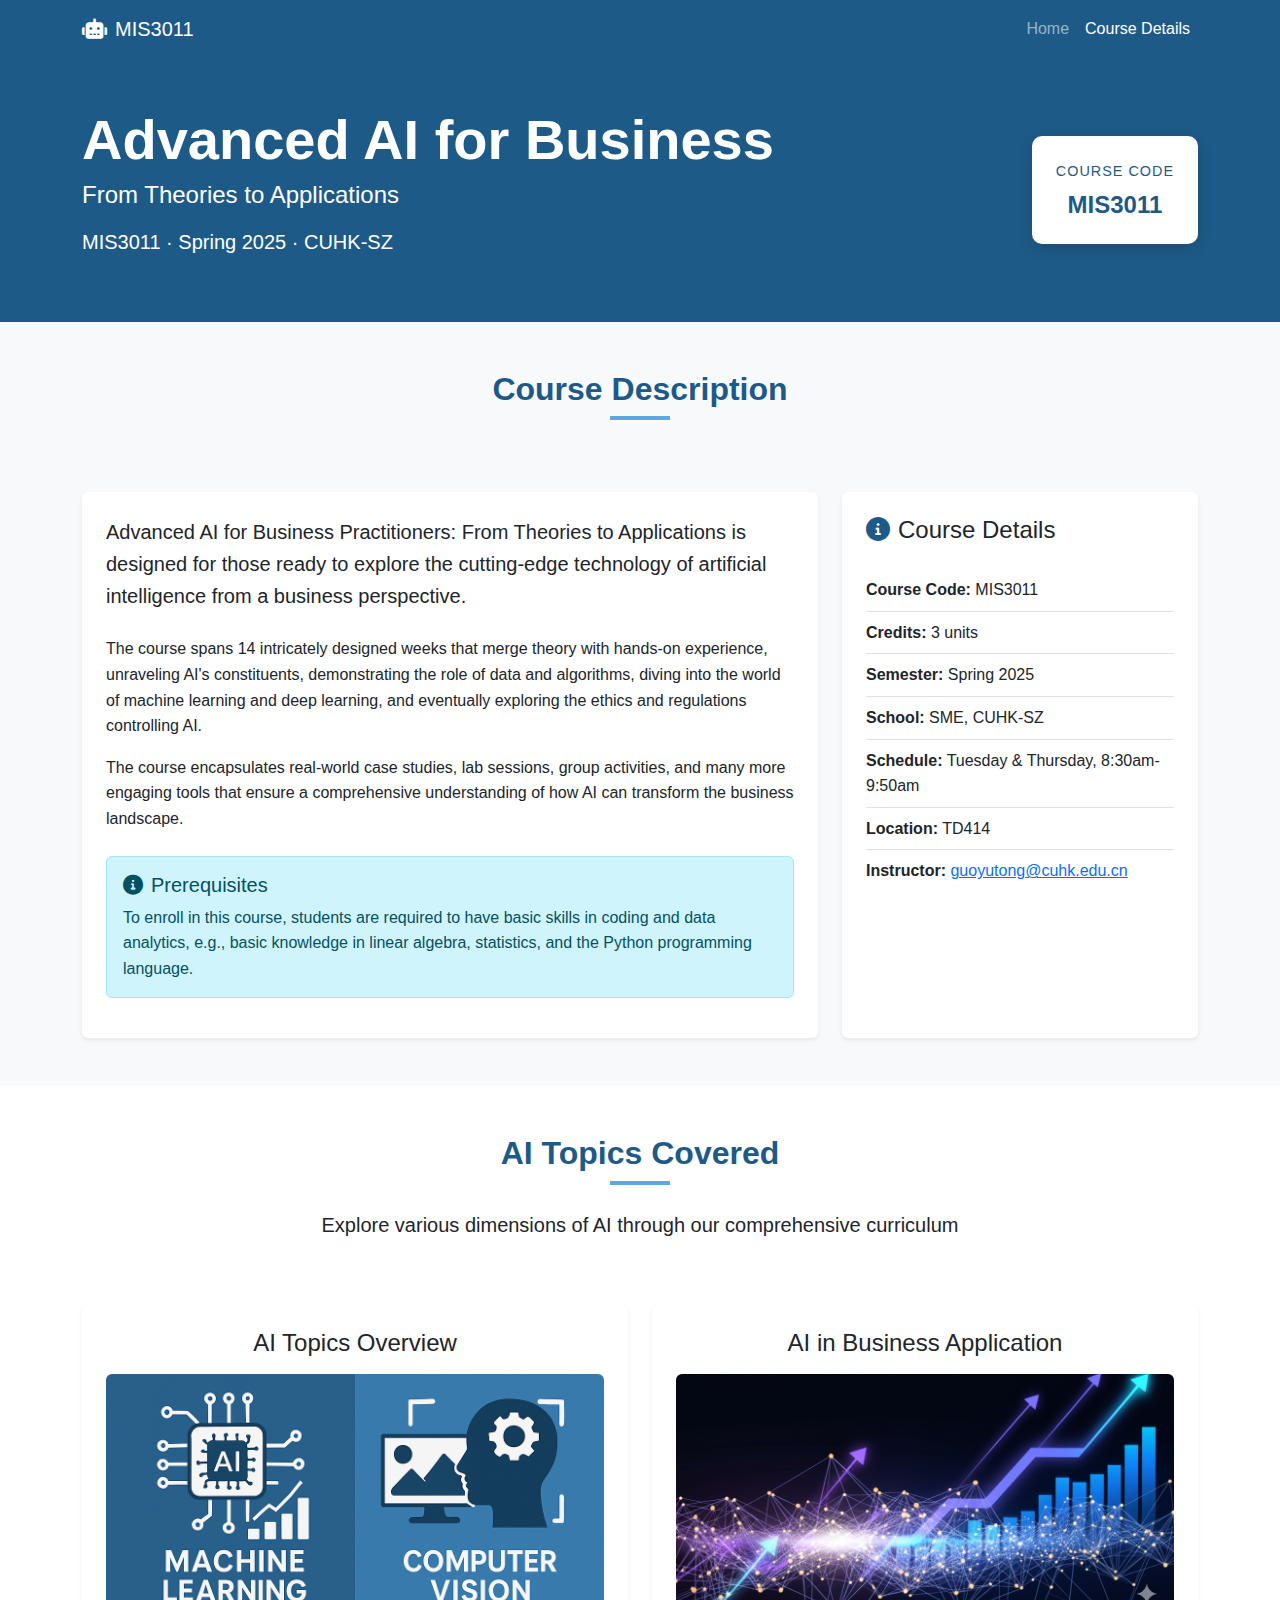
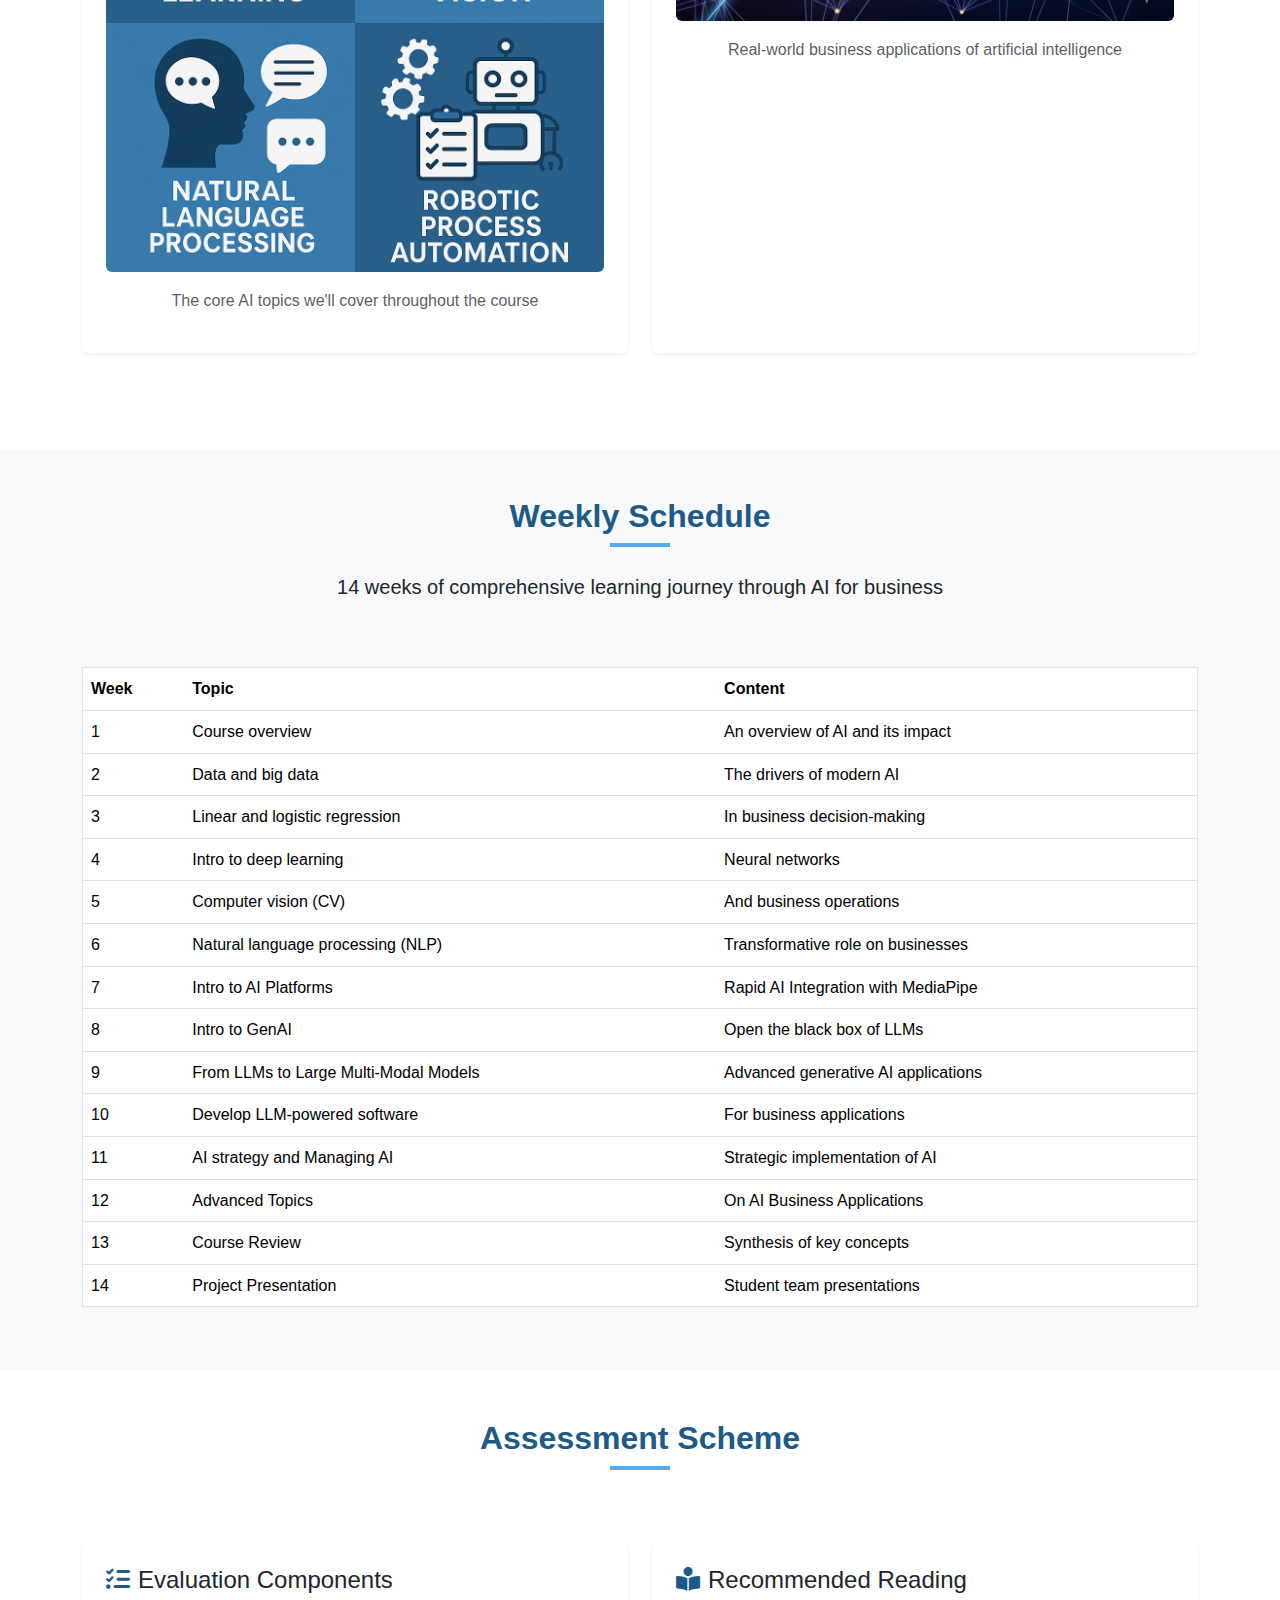
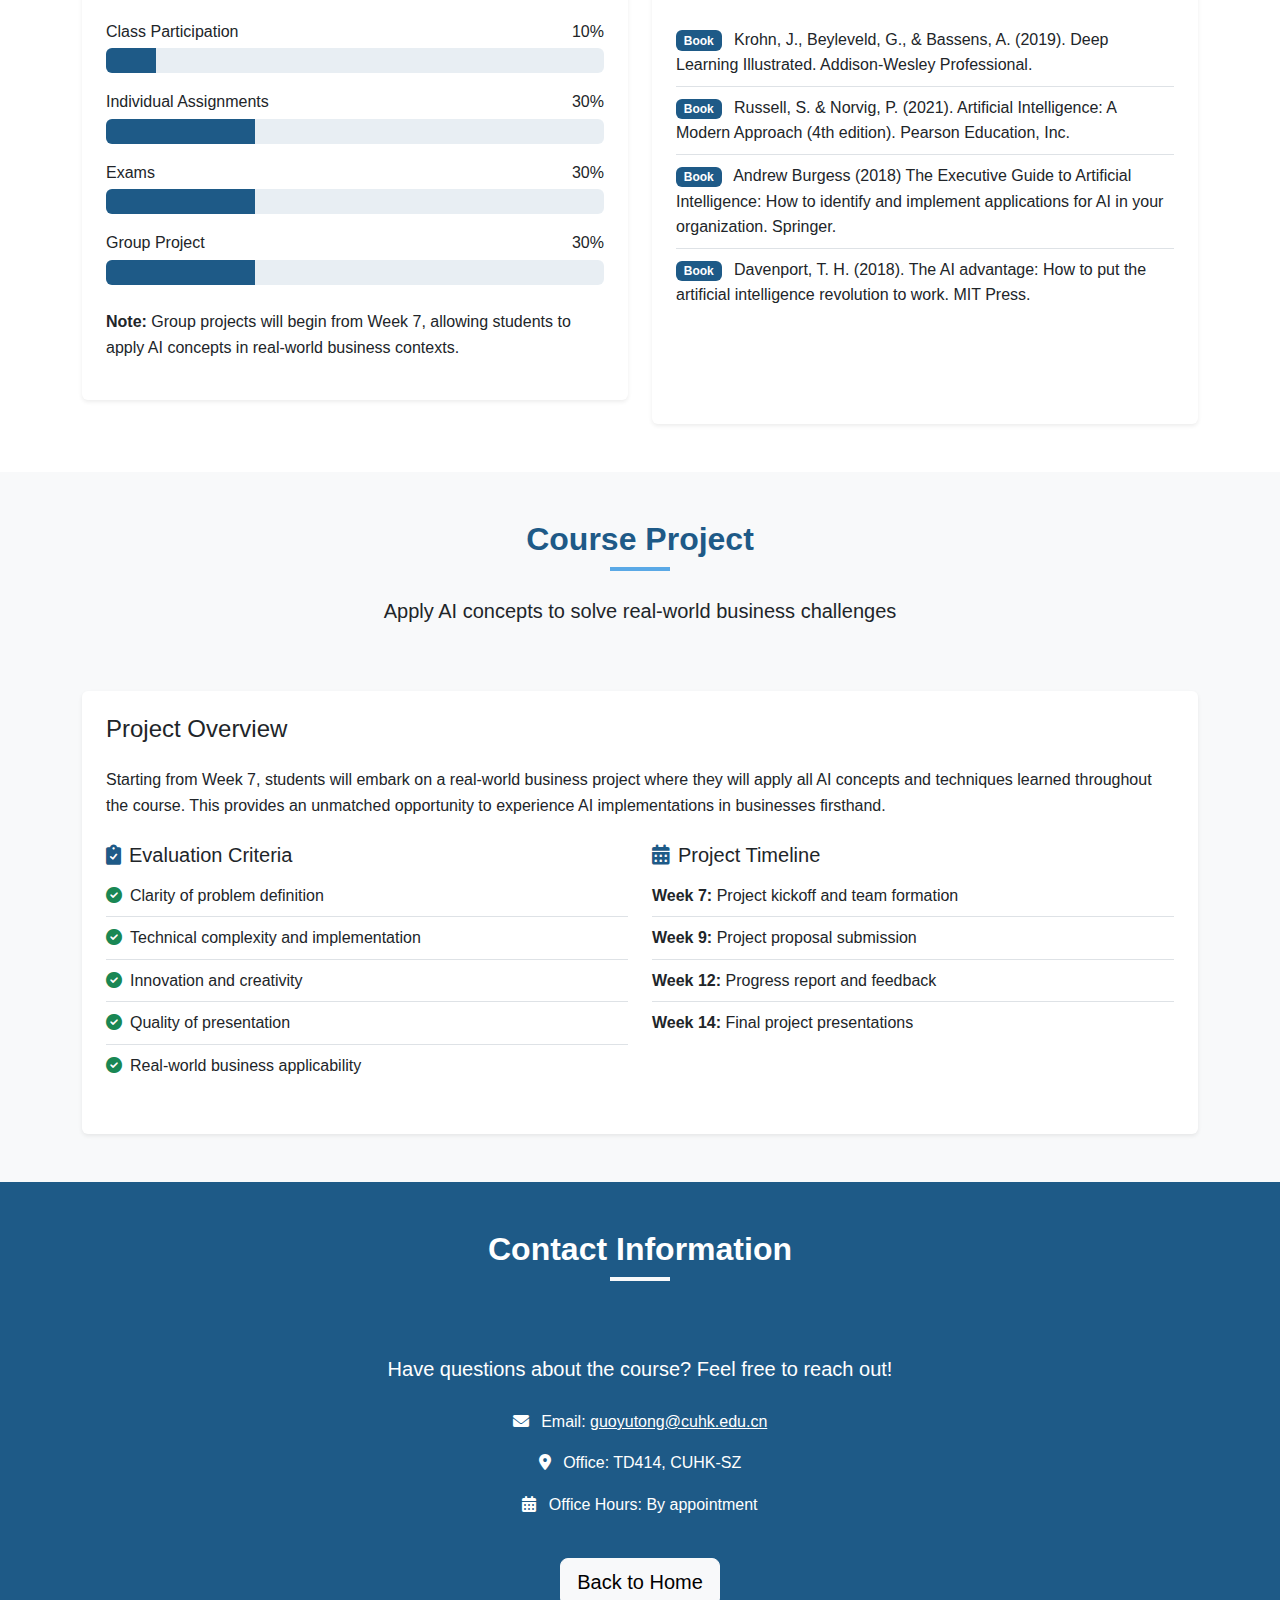
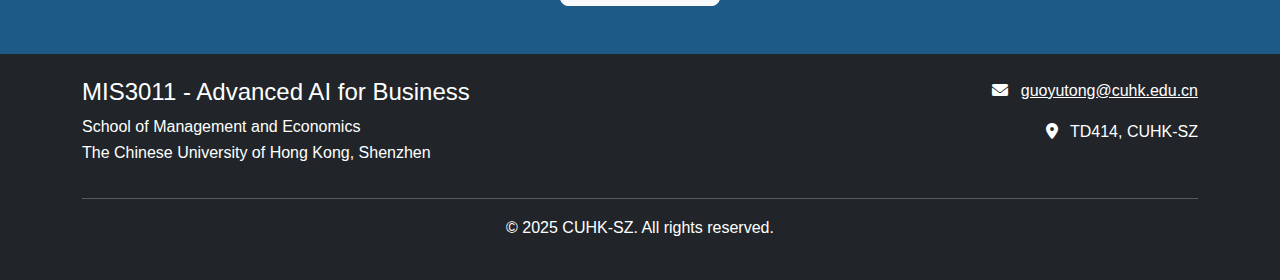
<file: content.html>
<!DOCTYPE html>
<html lang="en">
<head>
    <meta charset="UTF-8">
    <meta name="viewport" content="width=device-width, initial-scale=1.0">
    <title>Course Details - MIS3011 Advanced AI for Business</title>
    <link href="https://cdn.jsdelivr.net/npm/bootstrap@5.3.0/dist/css/bootstrap.min.css" rel="stylesheet">
    <link rel="stylesheet" href="https://cdnjs.cloudflare.com/ajax/libs/font-awesome/6.0.0/css/all.min.css">
    <link rel="stylesheet" href="styles.css">
</head>
<body>
    <!-- Navigation Bar -->
    <nav class="navbar navbar-expand-lg navbar-dark bg-primary">
        <div class="container">
            <a class="navbar-brand" href="index.html">
                <i class="fas fa-robot me-2"></i>MIS3011
            </a>
            <button class="navbar-toggler" type="button" data-bs-toggle="collapse" data-bs-target="#navbarNav" aria-controls="navbarNav" aria-expanded="false" aria-label="Toggle navigation">
                <span class="navbar-toggler-icon"></span>
            </button>
            <div class="collapse navbar-collapse" id="navbarNav">
                <ul class="navbar-nav ms-auto">
                    <li class="nav-item">
                        <a class="nav-link" href="index.html">Home</a>
                    </li>
                    <li class="nav-item">
                        <a class="nav-link active" href="content.html">Course Details</a>
                    </li>
                </ul>
            </div>
        </div>
    </nav>

    <!-- Page Header -->
    <header class="page-header bg-primary text-white py-5">
        <div class="container">
            <div class="row align-items-center">
                <div class="col-lg-8">
                    <h1 class="display-4 fw-bold">Advanced AI for Business</h1>
                    <h2 class="h4 mb-3">From Theories to Applications</h2>
                    <p class="lead">MIS3011 · Spring 2025 · CUHK-SZ</p>
                </div>
                <div class="col-lg-4">
                    <div class="text-center text-lg-end">
                        <div class="course-code-badge">
                            <span>Course Code</span>
                            <h3>MIS3011</h3>
                        </div>
                    </div>
                </div>
            </div>
        </div>
    </header>

    <!-- Course Description -->
    <section class="py-5 bg-light">
        <div class="container">
            <div class="row">
                <div class="col-md-8 mx-auto text-center mb-5">
                    <h2 class="section-title">Course Description</h2>
                    <div class="divider mb-4"></div>
                </div>
            </div>
            <div class="row">
                <div class="col-lg-8 mb-4 mb-lg-0">
                    <div class="card border-0 shadow-sm h-100">
                        <div class="card-body p-4">
                            <p class="lead mb-4">
                                Advanced AI for Business Practitioners: From Theories to Applications is designed for those ready to explore the cutting-edge technology of artificial intelligence from a business perspective.
                            </p>
                            <p>
                                The course spans 14 intricately designed weeks that merge theory with hands-on experience, unraveling AI's constituents, demonstrating the role of data and algorithms, diving into the world of machine learning and deep learning, and eventually exploring the ethics and regulations controlling AI. 
                            </p>
                            <p>
                                The course encapsulates real-world case studies, lab sessions, group activities, and many more engaging tools that ensure a comprehensive understanding of how AI can transform the business landscape.
                            </p>
                            <div class="alert alert-info mt-4">
                                <h5><i class="fas fa-info-circle me-2"></i>Prerequisites</h5>
                                <p class="mb-0">
                                    To enroll in this course, students are required to have basic skills in coding and data analytics, e.g., basic knowledge in linear algebra, statistics, and the Python programming language.
                                </p>
                            </div>
                        </div>
                    </div>
                </div>
                <div class="col-lg-4">
                    <div class="card border-0 shadow-sm h-100">
                        <div class="card-body p-4">
                            <h3 class="h4 mb-4"><i class="fas fa-info-circle text-primary me-2"></i>Course Details</h3>
                            <ul class="list-group list-group-flush">
                                <li class="list-group-item bg-transparent px-0">
                                    <strong>Course Code:</strong> MIS3011
                                </li>
                                <li class="list-group-item bg-transparent px-0">
                                    <strong>Credits:</strong> 3 units
                                </li>
                                <li class="list-group-item bg-transparent px-0">
                                    <strong>Semester:</strong> Spring 2025
                                </li>
                                <li class="list-group-item bg-transparent px-0">
                                    <strong>School:</strong> SME, CUHK-SZ
                                </li>
                                <li class="list-group-item bg-transparent px-0">
                                    <strong>Schedule:</strong> Tuesday & Thursday, 8:30am-9:50am
                                </li>
                                <li class="list-group-item bg-transparent px-0">
                                    <strong>Location:</strong> TD414
                                </li>
                                <li class="list-group-item bg-transparent px-0">
                                    <strong>Instructor:</strong> <a href="mailto:guoyutong@cuhk.edu.cn">guoyutong@cuhk.edu.cn</a>
                                </li>
                            </ul>
                        </div>
                    </div>
                </div>
            </div>
        </div>
    </section>

    <!-- AI Topics Images -->
    <section class="py-5 bg-white">
        <div class="container">
            <div class="row">
                <div class="col-md-8 mx-auto text-center mb-5">
                    <h2 class="section-title">AI Topics Covered</h2>
                    <div class="divider mb-4"></div>
                    <p class="lead">Explore various dimensions of AI through our comprehensive curriculum</p>
                </div>
            </div>
            <div class="row mb-5">
                <div class="col-md-6 mb-4 mb-md-0">
                    <div class="card border-0 shadow-sm h-100">
                        <div class="card-body text-center p-4">
                            <h3 class="h4 mb-3">AI Topics Overview</h3>
                            <img src="pic2.png" alt="AI Topics Diagram" class="img-fluid rounded mb-3">
                            <p class="text-muted">The core AI topics we'll cover throughout the course</p>
                        </div>
                    </div>
                </div>
                <div class="col-md-6">
                    <div class="card border-0 shadow-sm h-100">
                        <div class="card-body text-center p-4">
                            <h3 class="h4 mb-3">AI in Business Application</h3>
                            <img src="pic1.jpeg" alt="AI Business Applications" class="img-fluid rounded mb-3">
                            <p class="text-muted">Real-world business applications of artificial intelligence</p>
                        </div>
                    </div>
                </div>
            </div>
            
            <div class="row d-none">
                <div class="col-12 text-center">
                    <div class="ai-topics-grid mb-4">
                        <!-- Original SVG diagram (still keeping as fallback) -->
                        <svg class="img-fluid d-none" viewBox="0 0 1024 512" xmlns="http://www.w3.org/2000/svg">
                            <!-- Machine Learning Quadrant -->
                            <rect x="0" y="0" width="512" height="256" fill="#1e5a87"/>
                            <text x="256" y="220" text-anchor="middle" font-size="36" fill="white" font-weight="bold">MACHINE LEARNING</text>
                            <g transform="translate(256, 120)">
                                <rect x="-80" y="-80" width="160" height="160" rx="20" fill="white"/>
                                <text x="0" y="20" text-anchor="middle" font-size="80" fill="#1e5a87" font-weight="bold">AI</text>
                                <path d="M-90,-90 L-120,-120 M-60,-90 L-60,-120 M-30,-90 L-30,-120 M0,-90 L0,-120 M30,-90 L30,-120 M60,-90 L60,-120 M90,-90 L90,-120 M120,-90 L90,-120" stroke="white" stroke-width="3"/>
                                <path d="M-90,90 L-120,120 M-60,90 L-60,120 M-30,90 L-30,120 M0,90 L0,120 M30,90 L30,120 M60,90 L60,120 M90,90 L90,120 M120,90 L90,120" stroke="white" stroke-width="3"/>
                                <path d="M-90,-60 L-120,-60 M-90,-30 L-120,-30 M-90,0 L-120,0 M-90,30 L-120,30 M-90,60 L-120,60" stroke="white" stroke-width="3"/>
                                <path d="M90,-60 L120,-60 M90,-30 L120,-30 M90,0 L120,0 M90,30 L120,30 M90,60 L120,60" stroke="white" stroke-width="3"/>
                                <path d="M130,150 L180,180 L230,150" stroke="white" stroke-width="3" fill="none"/>
                                <rect x="130" y="150" width="100" height="50" rx="5" fill="white"/>
                                <rect x="140" y="160" width="20" height="30" fill="#1e5a87"/>
                                <rect x="170" y="160" width="20" height="30" fill="#1e5a87"/>
                                <rect x="200" y="160" width="20" height="30" fill="#1e5a87"/>
                            </g>

                            <!-- Computer Vision Quadrant -->
                            <rect x="512" y="0" width="512" height="256" fill="#1e5a87"/>
                            <text x="768" y="220" text-anchor="middle" font-size="36" fill="white" font-weight="bold">COMPUTER VISION</text>
                            <g transform="translate(768, 120)">
                                <rect x="-120" y="-70" width="240" height="140" rx="10" fill="white"/>
                                <rect x="-100" y="-50" width="200" height="100" fill="#1e5a87"/>
                                <circle cx="-50" cy="-10" r="20" fill="white"/>
                                <path d="M0,-30 L40,30" stroke="white" stroke-width="3"/>
                                <path d="M-80,50 L-70,30 L-50,40 L-30,20 L0,50" stroke="white" stroke-width="3" fill="none"/>
                                <g transform="translate(100, -60)">
                                    <circle cx="0" cy="0" r="50" fill="#1e5a87"/>
                                    <path d="M0,-35 A35,35 0 0,1 35,0 L0,0 Z" fill="white"/>
                                    <circle cx="0" cy="0" r="20" fill="#1e5a87"/>
                                    <circle cx="0" cy="0" r="15" fill="white"/>
                                </g>
                            </g>

                            <!-- Natural Language Processing Quadrant -->
                            <rect x="0" y="256" width="512" height="256" fill="#1e5a87"/>
                            <text x="256" y="476" text-anchor="middle" font-size="36" fill="white" font-weight="bold">NATURAL LANGUAGE</text>
                            <text x="256" y="512" text-anchor="middle" font-size="36" fill="white" font-weight="bold">PROCESSING</text>
                            <g transform="translate(256, 376)">
                                <circle cx="-80" cy="0" r="70" fill="#1e5a87"/>
                                <path d="M-80,-40 C-100,-40 -120,-20 -120,0 C-120,20 -100,40 -80,40" stroke="white" stroke-width="3" fill="none"/>
                                <circle cx="-60" cy="-15" r="5" fill="white"/>
                                <circle cx="-60" cy="15" r="5" fill="white"/>
                                <circle cx="80" cy="0" r="70" fill="white"/>
                                <path d="M40,-20 L80,-20 L80,20 L40,20" stroke="#1e5a87" stroke-width="3" fill="none"/>
                                <path d="M80,-20 L120,-20 L120,20 L80,20" stroke="#1e5a87" stroke-width="3" fill="none"/>
                            </g>

                            <!-- Robotic Process Automation Quadrant -->
                            <rect x="512" y="256" width="512" height="256" fill="#1e5a87"/>
                            <text x="768" y="476" text-anchor="middle" font-size="36" fill="white" font-weight="bold">ROBOTIC PROCESS</text>
                            <text x="768" y="512" text-anchor="middle" font-size="36" fill="white" font-weight="bold">AUTOMATION</text>
                            <g transform="translate(768, 376)">
                                <rect x="-40" y="-60" width="80" height="120" rx="10" fill="white"/>
                                <rect x="-20" y="-40" width="40" height="15" rx="7.5" fill="#1e5a87"/>
                                <rect x="-20" y="-15" width="40" height="15" rx="7.5" fill="#1e5a87"/>
                                <rect x="-20" y="10" width="40" height="15" rx="7.5" fill="#1e5a87"/>
                                <rect x="-20" y="35" width="40" height="15" rx="7.5" fill="#1e5a87"/>
                                <g transform="translate(-100, -20)">
                                    <rect x="-30" y="-30" width="60" height="60" rx="10" fill="white"/>
                                    <circle cx="0" cy="0" r="15" fill="#1e5a87"/>
                                    <circle cx="-10" cy="-10" r="5" fill="white"/>
                                    <circle cx="10" cy="-10" r="5" fill="white"/>
                                    <path d="M-10,10 L10,10" stroke="white" stroke-width="2"/>
                                    <path d="M-20,30 L-20,40 C-20,50 -10,60 0,60 C10,60 20,50 20,40 L20,30" stroke="#1e5a87" stroke-width="3" fill="none"/>
                                </g>
                                <g transform="translate(80, 0)">
                                    <circle cx="0" cy="-40" r="15" fill="white"/>
                                    <circle cx="0" cy="0" r="15" fill="white"/>
                                    <path d="M0,-25 L0,-15" stroke="white" stroke-width="3"/>
                                </g>
                            </g>
                        </svg>
                    </div>
                </div>
            </div>
        </div>
    </section>

    <!-- Weekly Schedule -->
    <section class="py-5 bg-light">
        <div class="container">
            <div class="row">
                <div class="col-md-8 mx-auto text-center mb-5">
                    <h2 class="section-title">Weekly Schedule</h2>
                    <div class="divider mb-4"></div>
                    <p class="lead">14 weeks of comprehensive learning journey through AI for business</p>
                </div>
            </div>
            <div class="table-responsive">
                <table class="table table-hover border bg-white">
                    <thead class="bg-primary text-white">
                        <tr>
                            <th scope="col">Week</th>
                            <th scope="col">Topic</th>
                            <th scope="col">Content</th>
                        </tr>
                    </thead>
                    <tbody>
                        <tr>
                            <td>1</td>
                            <td>Course overview</td>
                            <td>An overview of AI and its impact</td>
                        </tr>
                        <tr>
                            <td>2</td>
                            <td>Data and big data</td>
                            <td>The drivers of modern AI</td>
                        </tr>
                        <tr>
                            <td>3</td>
                            <td>Linear and logistic regression</td>
                            <td>In business decision-making</td>
                        </tr>
                        <tr>
                            <td>4</td>
                            <td>Intro to deep learning</td>
                            <td>Neural networks</td>
                        </tr>
                        <tr>
                            <td>5</td>
                            <td>Computer vision (CV)</td>
                            <td>And business operations</td>
                        </tr>
                        <tr>
                            <td>6</td>
                            <td>Natural language processing (NLP)</td>
                            <td>Transformative role on businesses</td>
                        </tr>
                        <tr>
                            <td>7</td>
                            <td>Intro to AI Platforms</td>
                            <td>Rapid AI Integration with MediaPipe</td>
                        </tr>
                        <tr>
                            <td>8</td>
                            <td>Intro to GenAI</td>
                            <td>Open the black box of LLMs</td>
                        </tr>
                        <tr>
                            <td>9</td>
                            <td>From LLMs to Large Multi-Modal Models</td>
                            <td>Advanced generative AI applications</td>
                        </tr>
                        <tr>
                            <td>10</td>
                            <td>Develop LLM-powered software</td>
                            <td>For business applications</td>
                        </tr>
                        <tr>
                            <td>11</td>
                            <td>AI strategy and Managing AI</td>
                            <td>Strategic implementation of AI</td>
                        </tr>
                        <tr>
                            <td>12</td>
                            <td>Advanced Topics</td>
                            <td>On AI Business Applications</td>
                        </tr>
                        <tr>
                            <td>13</td>
                            <td>Course Review</td>
                            <td>Synthesis of key concepts</td>
                        </tr>
                        <tr>
                            <td>14</td>
                            <td>Project Presentation</td>
                            <td>Student team presentations</td>
                        </tr>
                    </tbody>
                </table>
            </div>
        </div>
    </section>

    <!-- Assessment Scheme -->
    <section class="py-5 bg-white">
        <div class="container">
            <div class="row">
                <div class="col-md-8 mx-auto text-center mb-5">
                    <h2 class="section-title">Assessment Scheme</h2>
                    <div class="divider mb-4"></div>
                </div>
            </div>
            <div class="row">
                <div class="col-lg-6 mb-4">
                    <div class="card border-0 shadow-sm h-100">
                        <div class="card-body p-4">
                            <h3 class="h4 mb-4"><i class="fas fa-tasks text-primary me-2"></i>Evaluation Components</h3>
                            <div class="assessment-chart mb-4">
                                <div class="progress-item mb-3">
                                    <div class="d-flex justify-content-between mb-1">
                                        <span>Class Participation</span>
                                        <span>10%</span>
                                    </div>
                                    <div class="progress">
                                        <div class="progress-bar" role="progressbar" style="width: 10%;" aria-valuenow="10" aria-valuemin="0" aria-valuemax="100"></div>
                                    </div>
                                </div>
                                <div class="progress-item mb-3">
                                    <div class="d-flex justify-content-between mb-1">
                                        <span>Individual Assignments</span>
                                        <span>30%</span>
                                    </div>
                                    <div class="progress">
                                        <div class="progress-bar" role="progressbar" style="width: 30%;" aria-valuenow="30" aria-valuemin="0" aria-valuemax="100"></div>
                                    </div>
                                </div>
                                <div class="progress-item mb-3">
                                    <div class="d-flex justify-content-between mb-1">
                                        <span>Exams</span>
                                        <span>30%</span>
                                    </div>
                                    <div class="progress">
                                        <div class="progress-bar" role="progressbar" style="width: 30%;" aria-valuenow="30" aria-valuemin="0" aria-valuemax="100"></div>
                                    </div>
                                </div>
                                <div class="progress-item">
                                    <div class="d-flex justify-content-between mb-1">
                                        <span>Group Project</span>
                                        <span>30%</span>
                                    </div>
                                    <div class="progress">
                                        <div class="progress-bar" role="progressbar" style="width: 30%;" aria-valuenow="30" aria-valuemin="0" aria-valuemax="100"></div>
                                    </div>
                                </div>
                            </div>
                            <p><strong>Note:</strong> Group projects will begin from Week 7, allowing students to apply AI concepts in real-world business contexts.</p>
                        </div>
                    </div>
                </div>
                <div class="col-lg-6">
                    <div class="card border-0 shadow-sm h-100">
                        <div class="card-body p-4">
                            <h3 class="h4 mb-4"><i class="fas fa-book-reader text-primary me-2"></i>Recommended Reading</h3>
                            <ul class="list-group list-group-flush">
                                <li class="list-group-item bg-transparent px-0">
                                    <span class="badge bg-primary me-2">Book</span>
                                    Krohn, J., Beyleveld, G., & Bassens, A. (2019). Deep Learning Illustrated. Addison-Wesley Professional.
                                </li>
                                <li class="list-group-item bg-transparent px-0">
                                    <span class="badge bg-primary me-2">Book</span>
                                    Russell, S. & Norvig, P. (2021). Artificial Intelligence: A Modern Approach (4th edition). Pearson Education, Inc.
                                </li>
                                <li class="list-group-item bg-transparent px-0">
                                    <span class="badge bg-primary me-2">Book</span>
                                    Andrew Burgess (2018) The Executive Guide to Artificial Intelligence: How to identify and implement applications for AI in your organization. Springer.
                                </li>
                                <li class="list-group-item bg-transparent px-0">
                                    <span class="badge bg-primary me-2">Book</span>
                                    Davenport, T. H. (2018). The AI advantage: How to put the artificial intelligence revolution to work. MIT Press.
                                </li>
                            </ul>
                        </div>
                    </div>
                </div>
            </div>
        </div>
    </section>

    <!-- Course Project -->
    <section class="py-5 bg-light">
        <div class="container">
            <div class="row">
                <div class="col-md-8 mx-auto text-center mb-5">
                    <h2 class="section-title">Course Project</h2>
                    <div class="divider mb-4"></div>
                    <p class="lead">Apply AI concepts to solve real-world business challenges</p>
                </div>
            </div>
            <div class="row">
                <div class="col-lg-12">
                    <div class="card border-0 shadow-sm">
                        <div class="card-body p-4">
                            <h3 class="h4 mb-4">Project Overview</h3>
                            <p>Starting from Week 7, students will embark on a real-world business project where they will apply all AI concepts and techniques learned throughout the course. This provides an unmatched opportunity to experience AI implementations in businesses firsthand.</p>
                            
                            <div class="row mt-4">
                                <div class="col-md-6">
                                    <h4 class="h5"><i class="fas fa-clipboard-check text-primary me-2"></i>Evaluation Criteria</h4>
                                    <ul class="list-group list-group-flush mb-4">
                                        <li class="list-group-item bg-transparent px-0">
                                            <i class="fas fa-check-circle text-success me-2"></i>Clarity of problem definition
                                        </li>
                                        <li class="list-group-item bg-transparent px-0">
                                            <i class="fas fa-check-circle text-success me-2"></i>Technical complexity and implementation
                                        </li>
                                        <li class="list-group-item bg-transparent px-0">
                                            <i class="fas fa-check-circle text-success me-2"></i>Innovation and creativity
                                        </li>
                                        <li class="list-group-item bg-transparent px-0">
                                            <i class="fas fa-check-circle text-success me-2"></i>Quality of presentation
                                        </li>
                                        <li class="list-group-item bg-transparent px-0">
                                            <i class="fas fa-check-circle text-success me-2"></i>Real-world business applicability
                                        </li>
                                    </ul>
                                </div>
                                <div class="col-md-6">
                                    <h4 class="h5"><i class="fas fa-calendar-alt text-primary me-2"></i>Project Timeline</h4>
                                    <ul class="list-group list-group-flush">
                                        <li class="list-group-item bg-transparent px-0">
                                            <strong>Week 7:</strong> Project kickoff and team formation
                                        </li>
                                        <li class="list-group-item bg-transparent px-0">
                                            <strong>Week 9:</strong> Project proposal submission
                                        </li>
                                        <li class="list-group-item bg-transparent px-0">
                                            <strong>Week 12:</strong> Progress report and feedback
                                        </li>
                                        <li class="list-group-item bg-transparent px-0">
                                            <strong>Week 14:</strong> Final project presentations
                                        </li>
                                    </ul>
                                </div>
                            </div>
                        </div>
                    </div>
                </div>
            </div>
        </div>
    </section>

    <!-- Contact Information -->
    <section class="py-5 bg-primary text-white">
        <div class="container">
            <div class="row">
                <div class="col-md-8 mx-auto text-center mb-5">
                    <h2 class="section-title text-white">Contact Information</h2>
                    <div class="divider divider-light mb-4"></div>
                </div>
            </div>
            <div class="row justify-content-center">
                <div class="col-md-8 text-center">
                    <p class="lead mb-4">Have questions about the course? Feel free to reach out!</p>
                    <div class="contact-info">
                        <p><i class="fas fa-envelope me-2"></i> Email: <a href="mailto:guoyutong@cuhk.edu.cn" class="text-white">guoyutong@cuhk.edu.cn</a></p>
                        <p><i class="fas fa-map-marker-alt me-2"></i> Office: TD414, CUHK-SZ</p>
                        <p><i class="fas fa-calendar-alt me-2"></i> Office Hours: By appointment</p>
                    </div>
                    <a href="index.html" class="btn btn-light btn-lg mt-4">Back to Home</a>
                </div>
            </div>
        </div>
    </section>

    <!-- Footer -->
    <footer class="bg-dark text-white py-4">
        <div class="container">
            <div class="row">
                <div class="col-md-6">
                    <h4>MIS3011 - Advanced AI for Business</h4>
                    <p>School of Management and Economics<br>The Chinese University of Hong Kong, Shenzhen</p>
                </div>
                <div class="col-md-6 text-md-end">
                    <p><i class="fas fa-envelope me-2"></i> <a href="mailto:guoyutong@cuhk.edu.cn" class="text-white">guoyutong@cuhk.edu.cn</a></p>
                    <p><i class="fas fa-map-marker-alt me-2"></i> TD414, CUHK-SZ</p>
                </div>
            </div>
            <hr>
            <div class="text-center">
                <p>&copy; 2025 CUHK-SZ. All rights reserved.</p>
            </div>
        </div>
    </footer>

    <script src="https://cdn.jsdelivr.net/npm/bootstrap@5.3.0/dist/js/bootstrap.bundle.min.js"></script>
    <script src="script.js"></script>
</body>
</html>
</file>
<file: styles.css>
/* Global Styles */
:root {
    --primary-color: #1e5a87;
    --secondary-color: #0d2b45;
    --accent-color: #5aa9e6;
    --light-color: #f8f9fa;
    --dark-color: #212529;
}

body {
    font-family: 'Segoe UI', Tahoma, Geneva, Verdana, sans-serif;
    color: var(--dark-color);
    line-height: 1.6;
}

/* Override Bootstrap primary color */
.bg-primary {
    background-color: var(--primary-color) !important;
}

.text-primary {
    color: var(--primary-color) !important;
}

.btn-primary {
    background-color: var(--primary-color);
    border-color: var(--primary-color);
}

.btn-primary:hover, .btn-primary:focus {
    background-color: var(--secondary-color);
    border-color: var(--secondary-color);
}

.progress-bar {
    background-color: var(--primary-color);
}

/* Section Title */
.section-title {
    position: relative;
    font-weight: 700;
    color: var(--primary-color);
}

.divider {
    height: 4px;
    width: 60px;
    background-color: var(--accent-color);
    margin: 0 auto;
}

.divider-light {
    background-color: var(--light-color);
}

/* Hero Section with Video */
.hero-section {
    position: relative;
    height: 80vh;
    min-height: 500px;
    color: white;
    overflow: hidden;
}

.hero-section .overlay {
    position: absolute;
    top: 0;
    left: 0;
    width: 100%;
    height: 100%;
    background-color: rgba(0, 0, 0, 0.6);
    z-index: 1;
}

#bg-video {
    position: absolute;
    top: 0;
    left: 0;
    min-width: 100%;
    min-height: 100%;
    width: auto;
    height: auto;
    z-index: 0;
    object-fit: cover;
}

.hero-content {
    position: relative;
    z-index: 2;
    padding-top: 12rem;
}

/* Icon Box */
.icon-box {
    width: 70px;
    height: 70px;
    border-radius: 50%;
    background-color: rgba(30, 90, 135, 0.1);
    display: flex;
    justify-content: center;
    align-items: center;
    margin: 0 auto;
}

.icon-box i {
    font-size: 32px;
}

/* Page Header */
.page-header {
    position: relative;
    padding: 6rem 0;
    background-color: var(--primary-color);
}

/* Course Code Badge */
.course-code-badge {
    display: inline-block;
    background-color: white;
    color: var(--primary-color);
    border-radius: 10px;
    padding: 1.5rem;
    text-align: center;
    min-width: 150px;
    box-shadow: 0 5px 15px rgba(0, 0, 0, 0.15);
}

.course-code-badge span {
    display: block;
    font-size: 0.9rem;
    margin-bottom: 0.5rem;
    text-transform: uppercase;
    letter-spacing: 1px;
}

.course-code-badge h3 {
    font-weight: 700;
    margin: 0;
    font-size: 1.5rem;
}

/* AI Topics Grid */
.ai-topics-grid {
    max-width: 900px;
    margin: 0 auto;
}

/* Assessment Chart */
.assessment-chart .progress {
    height: 25px;
    background-color: rgba(30, 90, 135, 0.1);
    margin-bottom: 1rem;
}

.assessment-chart .progress-bar {
    background-color: var(--primary-color);
}

/* Responsive Adjustments */
@media (max-width: 992px) {
    .hero-content {
        padding-top: 8rem;
    }
    
    .hero-section {
        height: 70vh;
    }
}

@media (max-width: 768px) {
    .hero-content h1 {
        font-size: 2.5rem;
    }
    
    .hero-section {
        height: 60vh;
    }
    
    .course-code-badge {
        margin-top: 2rem;
    }
}

@media (max-width: 576px) {
    .hero-content h1 {
        font-size: 2rem;
    }
    
    .hero-section {
        height: 50vh;
    }
}
</file>
